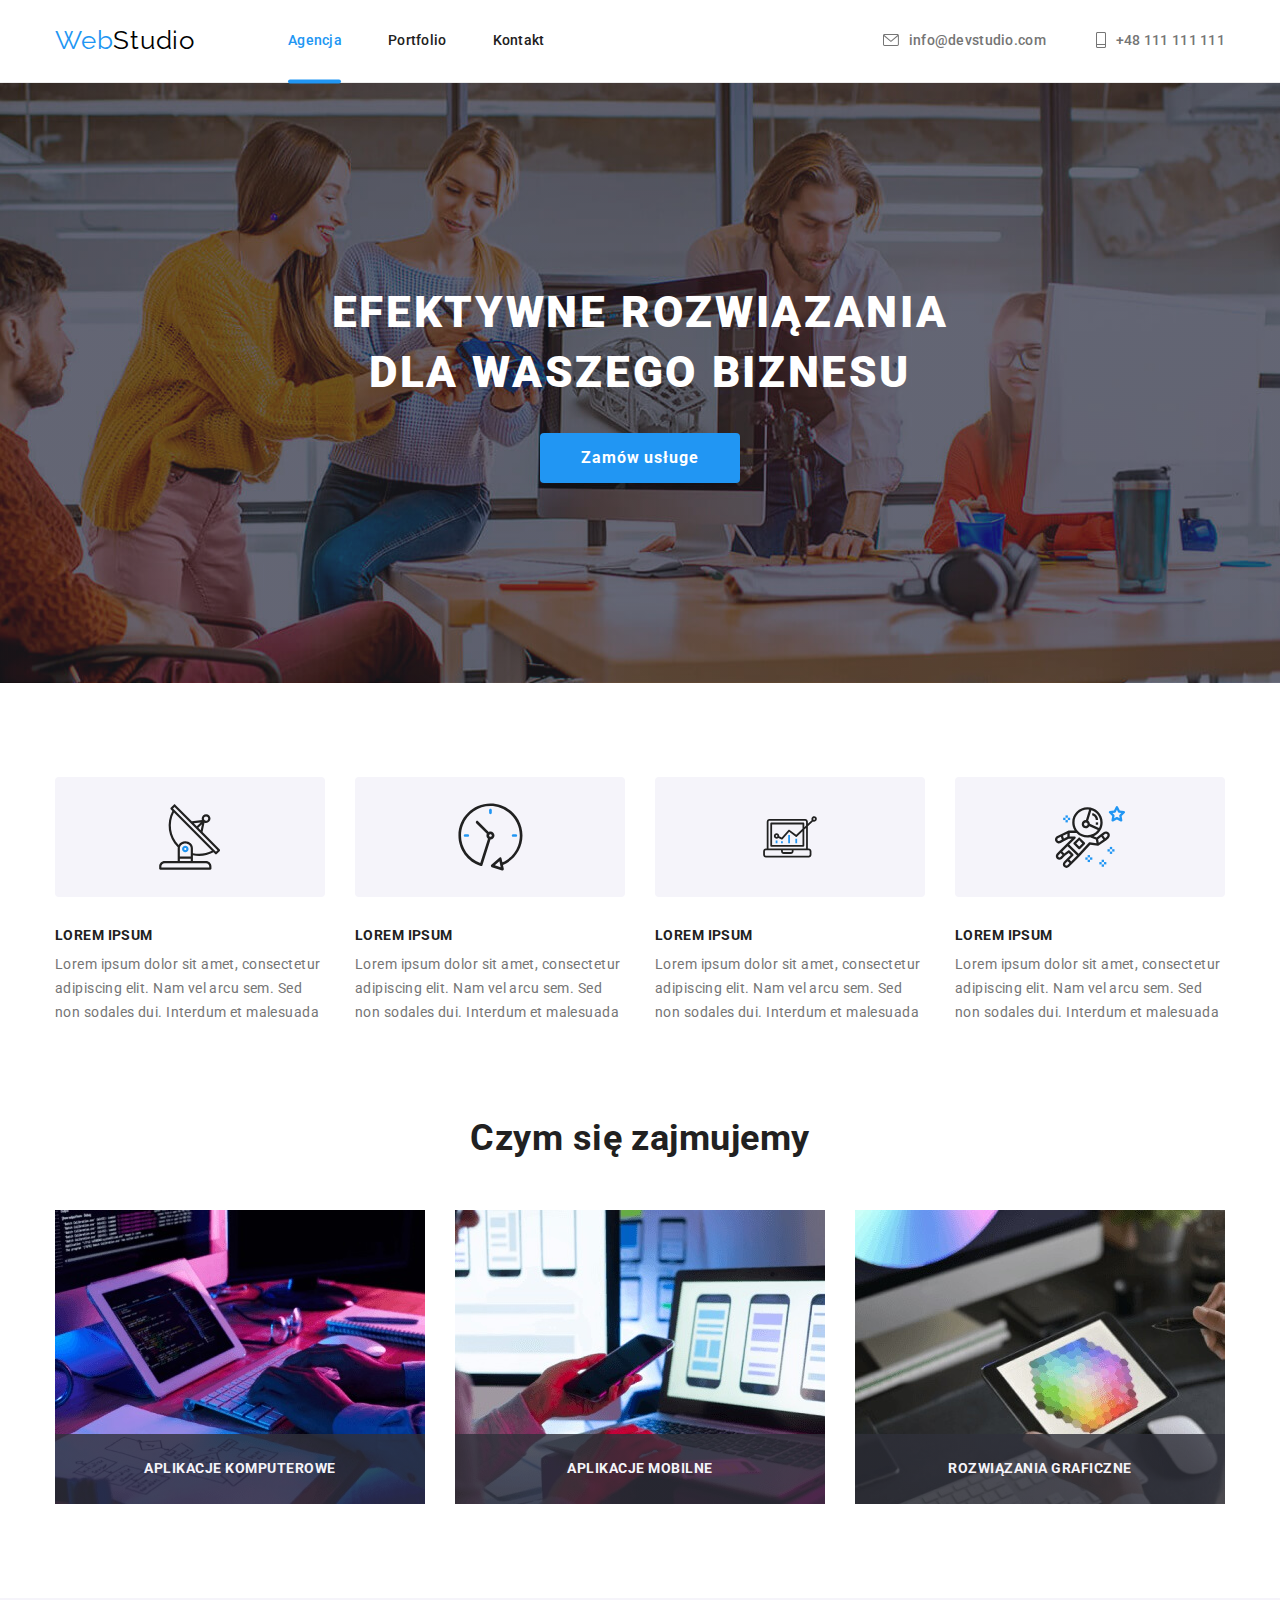
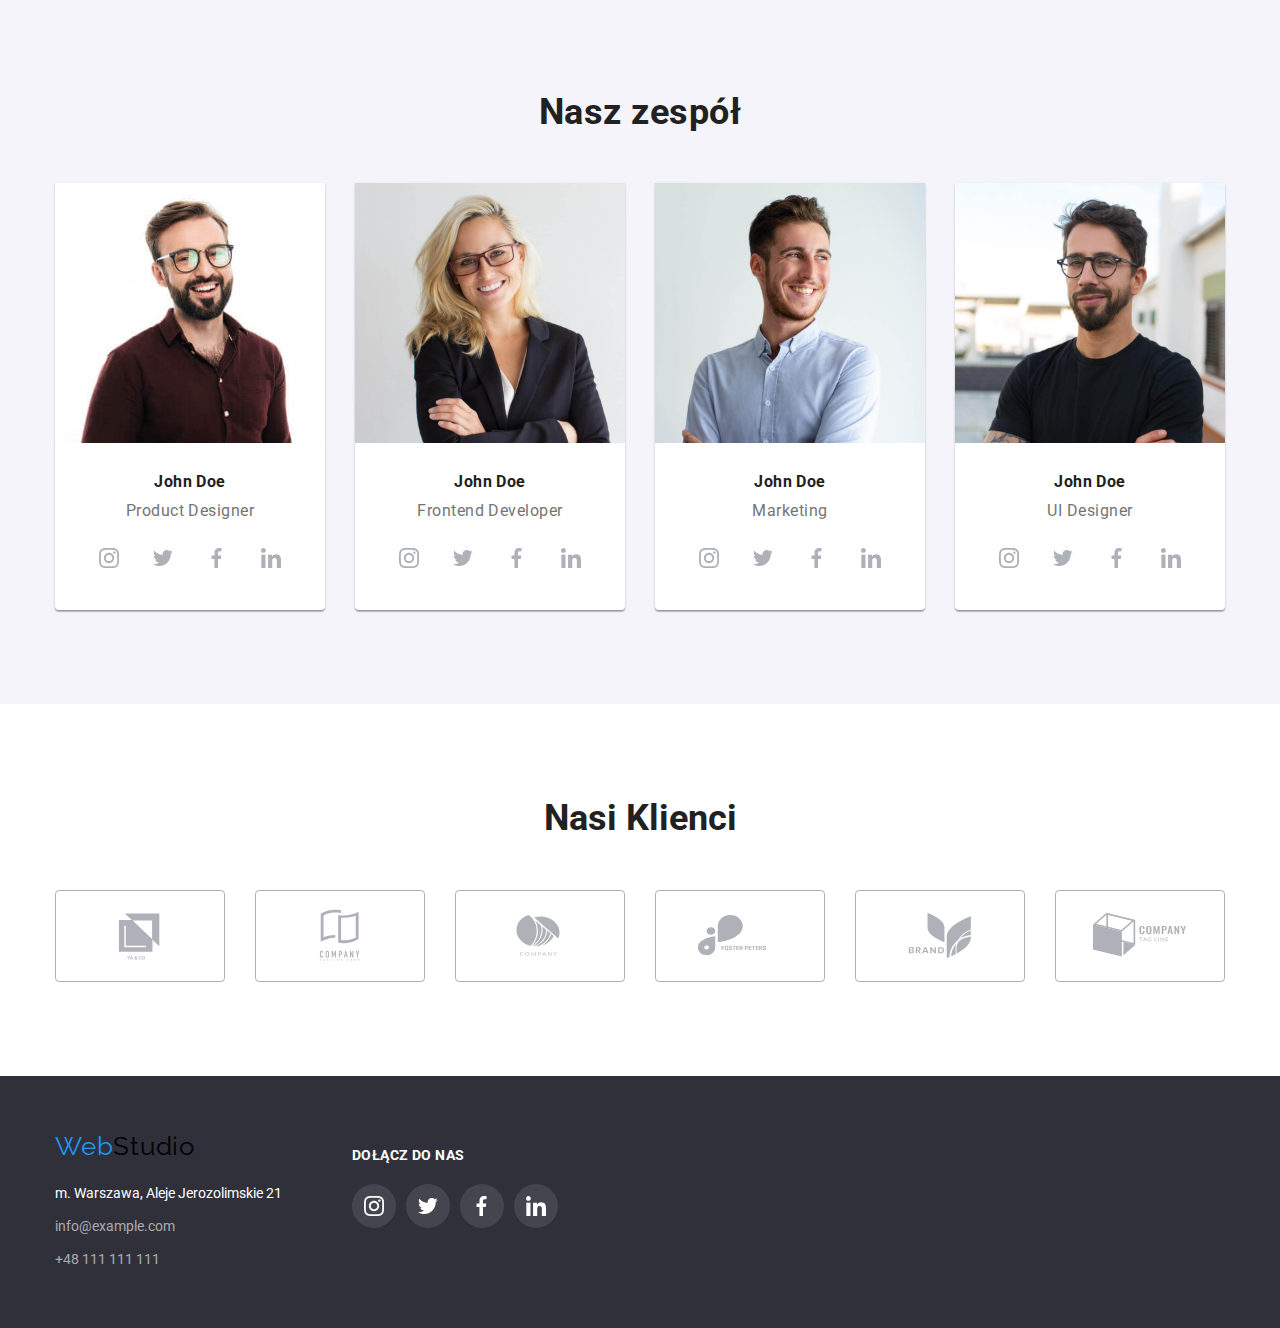
<file: index.html>
<!DOCTYPE html>
<html lang="pl">

<head>
  <link rel="preconnect" href="https://fonts.googleapis.com" />
  <link rel="preconnect" href="https://fonts.gstatic.com" crossorigin />
  <link
    href="https://fonts.googleapis.com/css2?family=Raleway:wght@700&family=Roboto:wght@400;500;700;900&display=swap"
    rel="stylesheet" />
  <meta charset="utf-8" />
  <link rel="stylesheet" href="./css/modern-normalize.css" />
  <link rel="stylesheet" href="./css/styles.css" />
  <title>Studio</title>
</head>

<body>
  <header class="header-main">
    <div class="container">
      <div class="header-div">
        <nav class="header-nav">
          <a class="logo-header" href="./index.html"><span class="logo-span"
              style="color: var(--hover-color)">Web</span>Studio</a>
          <ul class="nav-list">
            <li class="active-link-li"><a class="active-link-index"
                href="./index.html">Agencja</a>
            </li>
            <li><a href="./portfolio.html">Portfolio</a></li>
            <li><a href="">Kontakt</a></li>
          </ul>
        </nav>
        <ul class="contact-links">
          <li class="header-mail">
            <a class="mail-link" href="mailto:info@devstudio.com"><svg
                class="mail-icon" width="16" height="12">
                <use href="./images/icons.svg#icon-mail"></use>
              </svg>info@devstudio.com</a>
          </li>
          </li>
          <li class="header-phone">
            <a class="phone-link" href="tel:+48111111111"><svg
                class="phone-icon" width="10" height="16">
                <use href="./images/icons.svg#icon-phone"></use>
              </svg>+48 111 111 111</a>
          </li>
        </ul>
      </div>
    </div>
  </header>

  <main>
    <section class="mainbutton section">
      <div class="container">
        <div class="mainbutton-div">
          <h1>EFEKTYWNE ROZWIĄZANIA DLA WASZEGO BIZNESU</h1>
          <button class="button1" type="button" data-modal-open>Zamów
            usługe</button>
        </div>
      </div>
    </section>

    <section class="article-list-section section">
      <div class="container">
        <div class="article-list-div">
          <h2></h2>
          <ul class="article-list-list">
            <li>
              <div class="icon antenna">
                <svg width="65.32" height="70">
                  <use href="./images/icons.svg#icon-antenna"></use>
                </svg>
              </div>
              <h3 class="lorem">LOREM IPSUM</h3>
              <p class="text">
                Lorem ipsum dolor sit amet, consectetur adipiscing elit. Nam
                vel arcu sem. Sed non sodales dui. Interdum et malesuada
              </p>
            </li>
            <li>
              <div class="icon clock">
                <svg width="66.96" height="70">
                  <use href="./images/icons.svg#icon-clock"></use>
                </svg>
              </div>
              <h3 class="lorem">LOREM IPSUM</h3>
              <p class="text">
                Lorem ipsum dolor sit amet, consectetur adipiscing elit. Nam
                vel arcu sem. Sed non sodales dui. Interdum et malesuada
              </p>
            </li>
            <li>
              <div class="icon diagram">
                <svg width="70" height="53.69">
                  <use href="./images/icons.svg#icon-diagram"></use>
                </svg>
              </div>
              <h3 class="lorem">LOREM IPSUM</h3>
              <p class="text">
                Lorem ipsum dolor sit amet, consectetur adipiscing elit. Nam
                vel arcu sem. Sed non sodales dui. Interdum et malesuada
              </p>
            </li>
            <li>
              <div class="icon astronaut">
                <svg width="70" height="70">
                  <use href="./images/icons.svg#icon-astronaut"></use>
                </svg>
              </div>
              <h3 class="lorem">LOREM IPSUM</h3>
              <p class="text">
                Lorem ipsum dolor sit amet, consectetur adipiscing elit. Nam
                vel arcu sem. Sed non sodales dui. Interdum et malesuada
              </p>
            </li>
          </ul>
        </div>
      </div>
    </section>

    <section class="team-work section">
      <div class="container">
        <div class="team-work-div">
          <h2 class="h2-main">Czym się zajmujemy</h2>
          <ul class="team-work-list">
            <li>
              <div class="app-div">
                <img src="./images/programmer.jpg" width="370" height="294"
                  alt="Programista pracuje przy biurku" />
                <div class="app-h3-div">
                  <h3 class="app-h3">Aplikacje komputerowe</h3>
                </div>
              </div>
            </li>
            <li>
              <div class="mobileapp-div">
                <img src="./images/smartphone.jpg" width="370" height="294"
                  alt="Programista pracuje nad aplikacją na smartfony" />
                <div class="mobileapp-h3-div">
                  <h3 class="mobileapp-h3">Aplikacje
                    mobilne</h3>
                </div>
              </div>
            </li>
            <li>
              <div class="tablet-div">
                <img src="./images/tablet.jpg" width="370" height="294"
                  alt="Web designer pracuje na tablecie graficznym" />
                <div class="tablet-h3-div">
                  <h3 class="tablet-h3">Rozwiązania graficzne</h3>
                </div>
              </div>
        </div>
        </li>
        </ul>
      </div>
      </div>
    </section>

    <section class="team-list section">
      <div class="container">
        <div class="team-list-div">
          <h2 class="h2-main">Nasz zespół</h2>
          <ul class="team-list-list">
            <li>
              <img src="./images/product.jpg" width="270" height="260"
                alt="Mężczyzna" />
              <p class="name"><strong>John Doe</strong></p>
              <p class="text2">Product Designer</p>
              <div class="social-div">
                <ul class="social-list">
                  <li>
                    <svg class="social-icons" width="20" height="20">
                      <use href="./images/icons.svg#icon-instagram"></use>
                    </svg>
                  </li>
                  <li>
                    <svg class="social-icons" width="20" height="20">
                      <use href="./images/icons.svg#icon-twitter"></use>
                    </svg>
                  </li>
                  <li>
                    <svg class="social-icons" width="20" height="20">
                      <use href="./images/icons.svg#icon-facebook"></use>
                    </svg>
                  </li>
                  <li>
                    <svg class="social-icons" width="20" height="20">
                      <use href="./images/icons.svg#icon-linkedin"></use>
                    </svg>
                  </li>
                </ul>
              </div>
            </li>

            <li>
              <img src="./images/frontend.jpg" width="270" height="260"
                alt="Kobieta" />
              <p class="name"><strong>John Doe</strong></p>
              <p class="text2">Frontend Developer</p>
              <div class="social-div">
                <ul class="social-list">
                  <li>
                    <svg class="social-icons" width="20" height="20">
                      <use href="./images/icons.svg#icon-instagram"></use>
                    </svg>
                  </li>
                  <li>
                    <svg class="social-icons" width="20" height="20">
                      <use href="./images/icons.svg#icon-twitter"></use>
                    </svg>
                  </li>
                  <li>
                    <svg class="social-icons" width="20" height="20">
                      <use href="./images/icons.svg#icon-facebook"></use>
                    </svg>
                  </li>
                  <li>
                    <svg class="social-icons" width="20" height="20">
                      <use href="./images/icons.svg#icon-linkedin"></use>
                    </svg>
                  </li>
                </ul>
              </div>
            </li>
            <li>
              <img src="./images/marketing.jpg" width="270" height="260"
                alt="Mężczyzna" />
              <p class="name"><strong>John Doe</strong></p>
              <p class="text2">Marketing</p>
              <div class="social-div">
                <ul class="social-list">
                  <li>
                    <svg class="social-icons" width="20" height="20">
                      <use href="./images/icons.svg#icon-instagram"></use>
                    </svg>
                  </li>
                  <li>
                    <svg class="social-icons" width="20" height="20">
                      <use href="./images/icons.svg#icon-twitter"></use>
                    </svg>
                  </li>
                  <li>
                    <svg class="social-icons" width="20" height="20">
                      <use href="./images/icons.svg#icon-facebook"></use>
                    </svg>
                  </li>
                  <li>
                    <svg class="social-icons" width="20" height="20">
                      <use href="./images/icons.svg#icon-linkedin"></use>
                    </svg>
                  </li>
                </ul>
              </div>
            </li>
            <li>
              <img src="./images/ui.jpg" width="270" height="260"
                alt="Mężczyzna" />
              <p class="name"><strong>John Doe</strong></p>
              <p class="text2">UI Designer</p>
              <div class="social-div">
                <ul class="social-list">
                  <li>
                    <svg class="social-icons" width="20" height="20">
                      <use href="./images/icons.svg#icon-instagram"></use>
                    </svg>
                  </li>
                  <li>
                    <svg class="social-icons" width="20" height="20">
                      <use href="./images/icons.svg#icon-twitter"></use>
                    </svg>
                  </li>
                  <li>
                    <svg class="social-icons" width="20" height="20">
                      <use href="./images/icons.svg#icon-facebook"></use>
                    </svg>
                  </li>
                  <li>
                    <svg class="social-icons" width="20" height="20">
                      <use href="./images/icons.svg#icon-linkedin"></use>
                    </svg>
                  </li>
                </ul>
              </div>
            </li>
          </ul>
        </div>
      </div>
    </section>

    <section class="our-clients section">
      <div class="container">
        <div class="our-clients-div">
          <h2 class="h2-main">Nasi Klienci</h2>
          <ul class="clients-list">
            <li>
              <svg class="icon-clients" width="106" height="60.04">
                <use href="./images/icons.svg#icon-logo1"></use>
              </svg>
            </li>
            <li>
              <svg class="icon-clients" width="106" height="60.04">
                <use href="./images/icons.svg#icon-logo2"></use>
              </svg>
            </li>
            <li>
              <svg class="icon-clients" width="106" height="60.04">
                <use href="./images/icons.svg#icon-logo3"></use>
              </svg>
            </li>
            <li>
              <svg class="icon-clients logo4" width="106" height="60.04">
                <use href="./images/icons.svg#icon-logo4"></use>
              </svg>
            </li>
            <li>
              <svg class="icon-clients" width="106" height="60.04">
                <use href="./images/icons.svg#icon-logo5"></use>
              </svg>
            </li>
            <li>
              <svg class="icon-clients" width="106" height="60.04">
                <use href="./images/icons.svg#icon-logo6"></use>
              </svg>
            </li>
          </ul>
        </div>
      </div>
    </section>
  </main>

  <footer>
    <div class="container">
      <div class="footer-main">
        <div class="footer-div">
          <a class="logo-footer" href="./index.html"><span class="logo-span"
              style="color: var(--hover-color)">Web</span>Studio</a>
          <address class="footer-address">
            m. Warszawa, Aleje Jerozolimskie 21
            <ul class="footer-links">
              <li class="footer-mail">
                <a href="mailto:info@example.com">info@example.com</a>
              </li>
              <li><a href="tel:+48111111111">+48 111 111 111</a></li>
            </ul>
          </address>
        </div>
        <div class="social-links-footer">
          <h3 class="h3-footer">Dołącz do nas</h3>
          <ul class="social-list-footer">
            <li>
              <svg class="social-icons-footer" width="20" height="20">
                <use href="./images/icons.svg#icon-instagram"></use>
              </svg>
            </li>
            <li>
              <svg class="social-icons-footer" width="20" height="20">
                <use href="./images/icons.svg#icon-twitter"></use>
              </svg>
            </li>
            <li>
              <svg class="social-icons-footer" width="20" height="20">
                <use href="./images/icons.svg#icon-facebook"></use>
              </svg>
            </li>
            <li>
              <svg class="social-icons-footer" width="20" height="20">
                <use href="./images/icons.svg#icon-linkedin"></use>
              </svg>
            </li>
          </ul>
        </div>
      </div>
    </div>
  </footer>

  <div class="backdrop is-hidden" data-modal>
    <div class="modal">
      <button type="button" class="close-btn" data-modal-close>
        <svg class="buttonx" width="11" height="11">
          <use href="./images/icons.svg#buttonx"></use>
        </svg></button>
    </div>
  </div>
  <script src="./js/modal.js"></script>
</body>

</html>
</file>
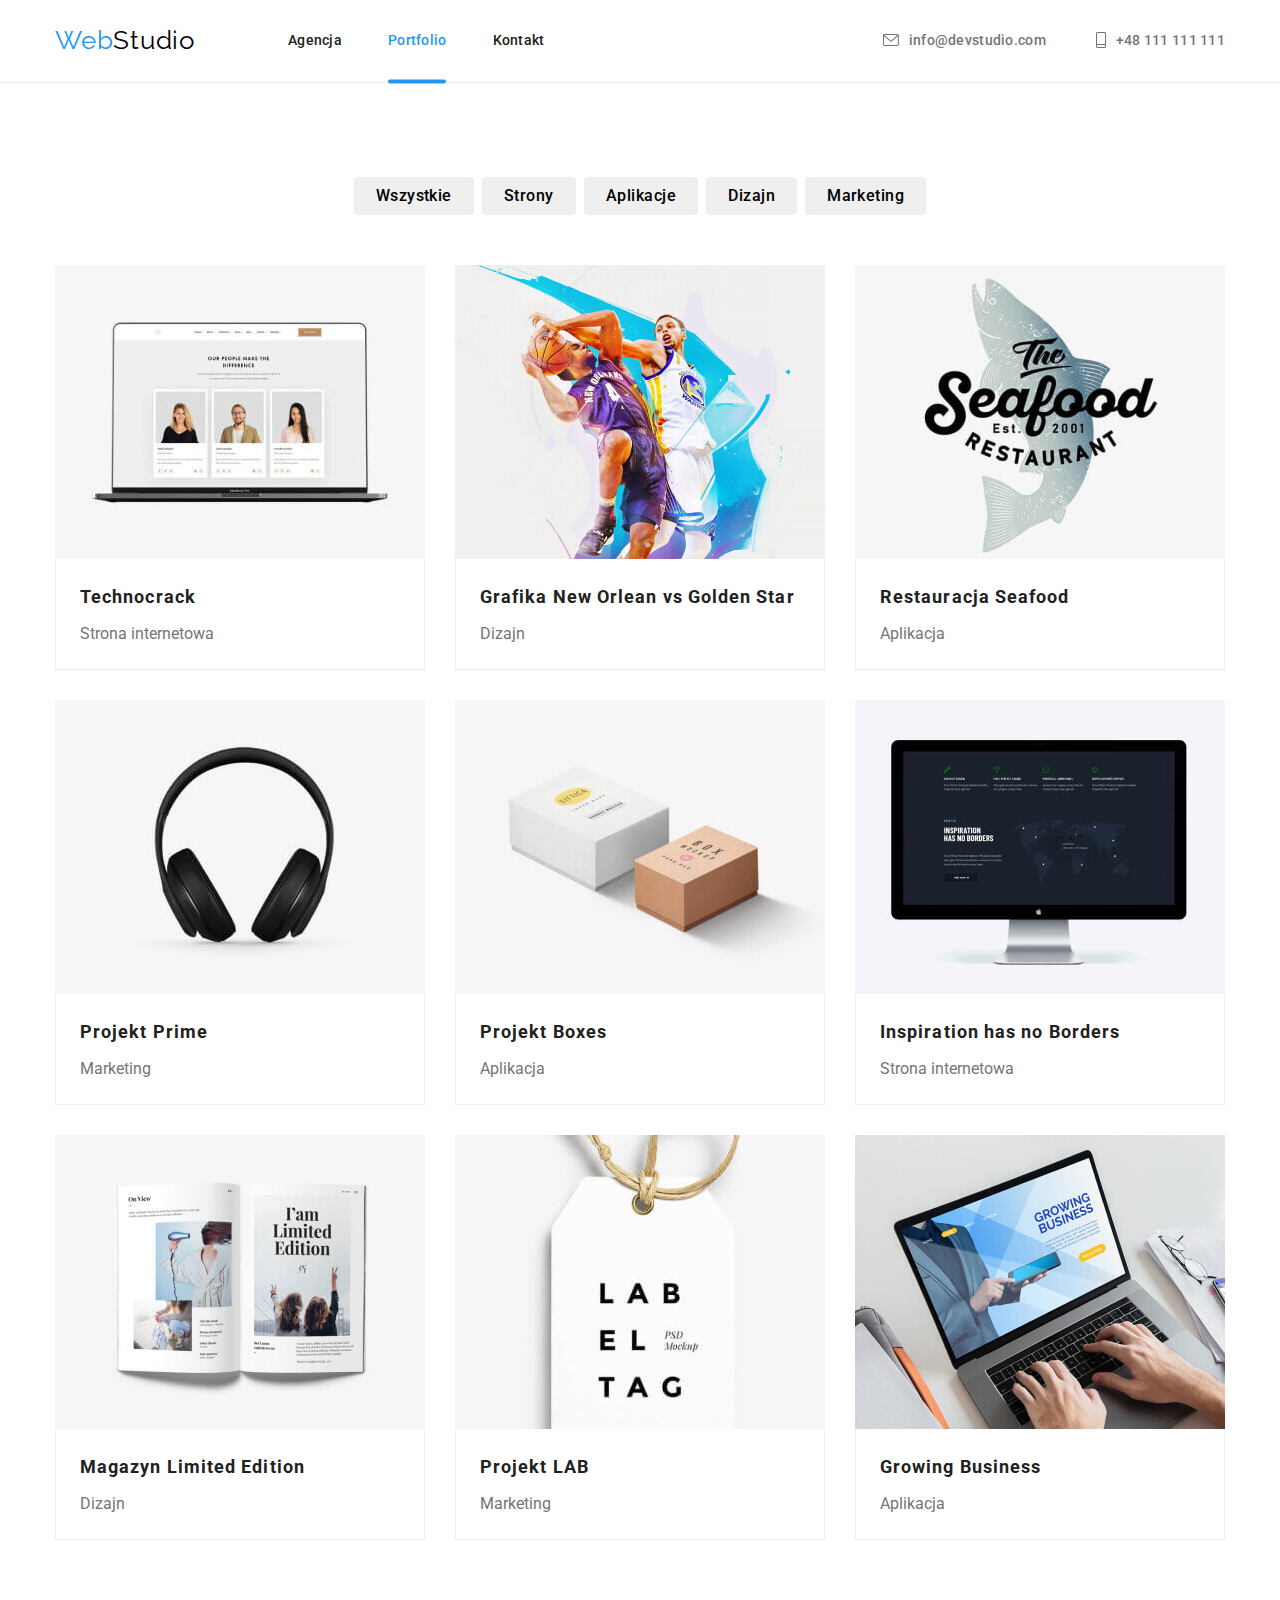
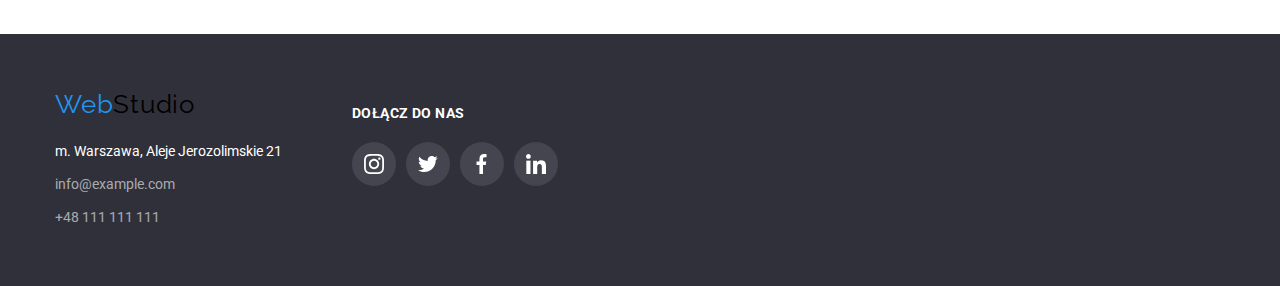
<file: portfolio.html>
<!DOCTYPE html>
<html lang="pl">

<head>
  <link rel="preconnect" href="https://fonts.googleapis.com" />
  <link rel="preconnect" href="https://fonts.gstatic.com" crossorigin />
  <link
    href="https://fonts.googleapis.com/css2?family=Raleway:wght@700&family=Roboto:wght@400;500;700;900&display=swap"
    rel="stylesheet" />
  <meta charset="utf-8" />
  <link rel="stylesheet" href="./css/modern-normalize.css" />
  <link rel="stylesheet" href="./css/styles.css" />
  <title>Portfolio</title>
</head>

<body>
  <header class="header-main">
    <div class="container">
      <div class="header-div">
        <nav class="header-nav">
          <a class="logo-header" href="./index.html"><span
              style="color: var(--hover-color)">Web</span>Studio</a>
          <ul class="nav-list">
            <li><a href="./index.html">Agencja</a></li>
            <li class="active-link-li"><a class="active-link-portfolio"
                href="./portfolio.html">Portfolio</a>
            </li>
            <li><a href="">Kontakt</a></li>
          </ul>
        </nav>
        <ul class="contact-links">
          <li class="header-mail">
            <a class="mail-link" href="mailto:info@devstudio.com"><svg
                class="mail-icon" width="16" height="12">
                <use href="./images/icons.svg#icon-mail"></use>
              </svg>info@devstudio.com</a>
          </li>
          </li>
          <li class="header-phone">
            <a class="phone-link" href="tel:+48111111111"><svg
                class="phone-icon" width="10" height="16">
                <use href="./images/icons.svg#icon-phone"></use>
              </svg>+48 111 111 111</a>
          </li>
        </ul>
      </div>
    </div>
  </header>

  <main>
    <section class="portfolio section">
      <div class="container">
        <div class="filters-div">
          <h2></h2>
          <ul class="filters-list">
            <li><button class="button" type="button">Wszystkie</button></li>
            <li><button class="button" type="button">Strony</button></li>
            <li><button class="button" type="button">Aplikacje</button></li>
            <li><button class="button" type="button">Dizajn</button></li>
            <li><button class="button" type="button">Marketing</button></li>
          </ul>
        </div>

        <div class="portfolio-div">
          <h3></h3>
          <ul class="portfolio-list">
            <li>
              <div class="portfolio-list-div">
                <img src="./images/technocrack.jpg" width="370" height="294"
                  alt="komputer z stroną" />
                <div class="portfolio-card-overlay">
                  <p class="portfolio-card-description">Technocrack jest
                    popularną platformą wykorzystywaną do rozpowszechniania
                    koronawirusa. Firmy wykorzystują tę platformę do celów
                    szpiegowskich i ataków na niezabezpieczone serwery
                    konkurencji</p>
                </div>
              </div>
              <div class="portfolio-card">
                <p class="text3"><strong>Technocrack</strong></p>
                <p class="text4">Strona internetowa</p>
              </div>
            </li>
            <li>
              <div class="portfolio-list-div">
                <img src="./images/orlean.jpg" width="370" height="294"
                  alt="zawodnicy koszykówki" />
                <div class="portfolio-card-overlay">
                  <p class="portfolio-card-description">Technocrack jest
                    popularną platformą wykorzystywaną do rozpowszechniania
                    koronawirusa. Firmy wykorzystują tę platformę do celów
                    szpiegowskich i ataków na niezabezpieczone serwery
                    konkurencji</p>
                </div>
              </div>
              <div class="portfolio-card">
                <p class="text3">
                  <strong>Grafika New Orlean vs Golden Star</strong>
                </p>
                <p class="text4">Dizajn</p>
              </div>
            </li>
            <li>
              <div class="portfolio-list-div">
                <img src="./images/seafood.jpg" width="370" height="294"
                  alt="Logo restauracji" />
                <div class="portfolio-card-overlay">
                  <p class="portfolio-card-description">Technocrack jest
                    popularną platformą wykorzystywaną do rozpowszechniania
                    koronawirusa. Firmy wykorzystują tę platformę do celów
                    szpiegowskich i ataków na niezabezpieczone serwery
                    konkurencji</p>
                </div>
              </div>
              <div class="portfolio-card">
                <p class="text3"><strong>Restauracja Seafood</strong></p>
                <p class="text4">Aplikacja</p>
              </div>
            </li>
            <li>
              <div class="portfolio-list-div">
                <img src="./images/prime.jpg" width="370" height="294"
                  alt="Duże słuchawki" />
                <div class="portfolio-card-overlay">
                  <p class="portfolio-card-description">Technocrack jest
                    popularną platformą wykorzystywaną do rozpowszechniania
                    koronawirusa. Firmy wykorzystują tę platformę do celów
                    szpiegowskich i ataków na niezabezpieczone serwery
                    konkurencji</p>
                </div>
              </div>
              <div class="portfolio-card">
                <p class="text3"><strong>Projekt Prime</strong></p>
                <p class="text4">Marketing</p>
              </div>
            </li>
            <li>
              <div class="portfolio-list-div">
                <img src="./images/boxes.jpg" width="370" height="294"
                  alt="Dwa pudełka" />
                <div class="portfolio-card-overlay">
                  <p class="portfolio-card-description">Technocrack jest
                    popularną platformą wykorzystywaną do rozpowszechniania
                    koronawirusa. Firmy wykorzystują tę platformę do celów
                    szpiegowskich i ataków na niezabezpieczone serwery
                    konkurencji</p>
                </div>
              </div>
              <div class="portfolio-card">
                <p class="text3"><strong>Projekt Boxes</strong></p>
                <p class="text4">Aplikacja</p>
              </div>
            </li>
            <li>
              <div class="portfolio-list-div">
                <img src="./images/inspiration.jpg" width="370" height="294"
                  alt="Mężczyzna" />
                <div class="portfolio-card-overlay">
                  <p class="portfolio-card-description">Technocrack jest
                    popularną platformą wykorzystywaną do rozpowszechniania
                    koronawirusa. Firmy wykorzystują tę platformę do celów
                    szpiegowskich i ataków na niezabezpieczone serwery
                    konkurencji</p>
                </div>
              </div>
              <div class="portfolio-card">
                <p class="text3">
                  <strong>Inspiration has no Borders</strong>
                </p>
                <p class="text4">Strona internetowa</p>
              </div>
            </li>
            <li>
              <div class="portfolio-list-div">
                <img src="./images/limited.jpg" width="370" height="294"
                  alt="Otwarta gazeta" />
                <div class="portfolio-card-overlay">
                  <p class="portfolio-card-description">Technocrack jest
                    popularną platformą wykorzystywaną do rozpowszechniania
                    koronawirusa. Firmy wykorzystują tę platformę do celów
                    szpiegowskich i ataków na niezabezpieczone serwery
                    konkurencji</p>
                </div>
              </div>
              <div class="portfolio-card">
                <p class="text3"><strong>Magazyn Limited Edition</strong></p>
                <p class="text4">Dizajn</p>
              </div>
            </li>
            <li>
              <div class="portfolio-list-div">
                <img src="./images/lab.jpg" width="370" height="294"
                  alt="Zawieszka z literami" />
                <div class="portfolio-card-overlay">
                  <p class="portfolio-card-description">Technocrack jest
                    popularną platformą wykorzystywaną do rozpowszechniania
                    koronawirusa. Firmy wykorzystują tę platformę do celów
                    szpiegowskich i ataków na niezabezpieczone serwery
                    konkurencji</p>
                </div>
              </div>
              <div class="portfolio-card">
                <p class="text3"><strong>Projekt LAB</strong></p>
                <p class="text4">Marketing</p>
              </div>
            </li>
            <li>
              <div class="portfolio-list-div">
                <img src="./images/growing.jpg" width="370" height="294"
                  alt="Praca na laptopie" />
                <div class="portfolio-card-overlay">
                  <p class="portfolio-card-description">Technocrack jest
                    popularną platformą wykorzystywaną do rozpowszechniania
                    koronawirusa. Firmy wykorzystują tę platformę do celów
                    szpiegowskich i ataków na niezabezpieczone serwery
                    konkurencji</p>
                </div>
              </div>
              <div class="portfolio-card">
                <p class="text3"><strong>Growing Business</strong></p>
                <p class="text4">Aplikacja</p>
              </div>
            </li>
          </ul>
        </div>
      </div>
    </section>
  </main>

  <footer>
    <div class="container">
      <div class="footer-main">
        <div class="footer-div">
          <a class="logo-footer" href="./index.html"><span
              style="color: var(--hover-color)">Web</span>Studio</a>
          <address class="footer-address">
            m. Warszawa, Aleje Jerozolimskie 21
            <ul class="footer-links">
              <li class="footer-mail">
                <a href="mailto:info@example.com">info@example.com</a>
              </li>
              <li><a href="tel:+48111111111">+48 111 111 111</a></li>
            </ul>
          </address>
        </div>
        <div class="social-links-footer">
          <h3 class="h3-footer">Dołącz do nas</h3>
          <ul class="social-list-footer">
            <li>
              <svg class="social-icons-footer" width="20" height="20">
                <use href="./images/icons.svg#icon-instagram"></use>
              </svg>
            </li>
            <li>
              <svg class="social-icons-footer" width="20" height="20">
                <use href="./images/icons.svg#icon-twitter"></use>
              </svg>
            </li>
            <li>
              <svg class="social-icons-footer" width="20" height="20">
                <use href="./images/icons.svg#icon-facebook"></use>
              </svg>
            </li>
            <li>
              <svg class="social-icons-footer" width="20" height="20">
                <use href="./images/icons.svg#icon-linkedin"></use>
              </svg>
            </li>
          </ul>
        </div>
      </div>
    </div>
  </footer>
</body>

</html>
</file>
<file: css/styles.css>
*,
*::before,
*::after {
    box-sizing: border-box;
}

body {
    font-family: 'Roboto', 'Raleway', sans-serif;
    color: rgba(33, 33, 33, 1);
}

:root {
    --hover-color: rgba(33, 150, 243, 1);
    --logo-color2: rgba(0, 0, 0, 1);
    --text-color: rgba(117, 117, 117, 1);
    --text2-color: rgba(255, 255, 255, 1);
    --text3-color: rgba(255, 255, 255, 0.6);
    --background-color: rgba(47, 48, 58, 1);
    --background-color2: rgba(245, 244, 250, 1);
    --background-color3: rgba(255, 255, 255, 0.1);
    --background-color4: rgba(33, 150, 243, 0.9);
    --background-color5: rgba(0, 0, 0, 0.2);
    --border-bottom-color: rgba(236, 236, 236, 1);
    --border-bottom-color2: rgba(238, 238, 238, 1);
    --svg-color: rgba(175, 177, 184, 1);
    --svg-color2: rgb(175, 177, 184);
    --svg-color3: rgba(117, 117, 117, 1);
    --gradient-color: rgba(47, 48, 58, 0.4);
    --gradient-color2: rgba(47, 48, 58, 0.8);
}

.section {
    padding-block: 94px;
}

.article-list-section {
    padding-bottom: 0;
}

img {
    display: block;
}

.header-main {
    border-bottom: 1px solid var(--border-bottom-color);
}

.team-list {
    background-color: var(--background-color2);
}

.logo-header,
.logo-footer {
    font-family: 'Raleway';
    color: var(--logo-color2);
    font-size: 26px;
    line-height: 1.19;
}

.mainbutton {
    color: var(--text2-color);
    font-size: 44px;
    line-height: 1.36;
    letter-spacing: 0.06em;
    background-image: linear-gradient(var(--gradient-color), var(--gradient-color)), url(../images/mainbuttonfoto.jpg);
    background-size: cover;
    background-position: center;
    background-repeat: no-repeat;
}

li,
ul,
p {
    list-style: none;
    padding-left: 0;
    margin: 0 0;
}

a,
a:visited {
    text-decoration: none;
    color: inherit;
}

.button,
.button1 {
    font-family: 'Roboto';
    border: none;
    font-size: 16px;
}

.button1 {
    background-color: var(--hover-color);
    color: var(--text2-color);
    width: 200px;
    padding-block: 10px;
    font-weight: 700;
    line-height: 1.87;
    letter-spacing: 0.06em;
    box-shadow: 0px 4px 4px rgba(0, 0, 0, 0.15);
    border-radius: 4px
}

.button {
    padding: 6px 22px;
    font-weight: 500;
    line-height: 1.62;
    letter-spacing: 0.03em;
    border-radius: 4px
}

.portfolio-list>li:hover,
.portfolio-list>li:focus {
    box-shadow: 0px 1px 1px rgba(0, 0, 0, 0.12), 0px 4px 4px rgba(0, 0, 0, 0.06), 1px 4px 6px rgba(0, 0, 0, 0.16);
    transition-duration: 250ms;
    transition-timing-function: cubic-bezier(0.4, 0, 0.2, 1);
}

button:hover,
button:focus {
    background-color: var(--hover-color);
    color: var(--text2-color);
    border: none;
    cursor: pointer;
    box-shadow: 0px 3px 1px rgba(0, 0, 0, 0.1), 0px 1px 2px rgba(0, 0, 0, 0.08), 0px 2px 2px rgba(0, 0, 0, 0.12);
}

a:hover,
a:focus {
    color: var(--hover-color);
    transition-duration: 250ms;
    transition-timing-function: cubic-bezier(0.4, 0, 0.2, 1);
}

.nav-list,
.contact-links {
    font-weight: 500;
    line-height: 1.14;
    padding-block: 32px;
}

.contact-links {
    color: var(--text-color);
}

footer,
address {
    color: var(--text2-color);
    line-height: 1.71;
    font-style: normal;
    background-color: var(--background-color);
}

.footer-links>li {
    color: var(--text3-color);
    gap: 9px;
}

.text,
.text2 {
    color: var(--text-color);
    line-height: 1.71;
}

.text2 {
    line-height: 1.17;
}

.text3 {
    font-size: 18px;
    line-height: 2;
    letter-spacing: 0.06em;
    padding: 20px 24px 0 24px;
    margin-bottom: 4px;
}

.text4 {
    color: var(--text-color);
    line-height: 1.87;
    padding: 0 24px 20px 24px;
}

.logo-header,
.logo-footer,
.footer,
.address,
.article-list,
.team-work,
.team-list {
    letter-spacing: 0.03em;
}

.nav-list,
.contact-links {
    letter-spacing: 0.02em;
}

footer,
address,
.nav-list,
.contact-links {
    font-size: 14px;
}

.team-list,
.portfolio-list {
    font-size: 16px;
}

.name {
    margin-top: 30px;
    margin-bottom: 10px;
}

.container {
    margin: 0 auto;
    width: 100%;
    max-width: 1200px;
    padding: 0 15px;
}

.header-div {
    display: flex;
    justify-content: space-between;
    align-items: center;
    flex-wrap: wrap;
}

.header-nav {
    display: flex;
    justify-content: space-between;
    align-items: center;
}

.nav-list,
.contact-links,
.clients-list {
    display: flex;
    justify-content: space-between;
    align-items: center;
}

.logo-header {
    padding-top: 24px;
    padding-bottom: 25px;
    margin-right: 93px;
}

.nav-list>li:not(:last-child) {
    margin-right: 46px;
}

.contact-links>li:not(:last-child) {
    margin-right: 50px;
}

.h2-main {
    text-align: center;
    font-size: 36px;
    margin-top: 0;
    margin-bottom: 50px;
}

h2,
h3 {
    margin: 0 auto;
}

.article-list-div>ul,
.team-work-div>ul,
.team-list-div>ul,
.filters-div>ul {
    display: flex;
    justify-content: center;
    align-content: center;
    flex-wrap: wrap;
}

.team-work-list,
.team-list-list,
.article-list-list {
    gap: 30px;
}

.lorem {
    margin-top: 0;
    margin-bottom: 10px;
}

h1 {
    max-width: 696px;
    font-weight: 900;
    font-size: 44px;
    margin: 0 auto;
    margin-bottom: 30px;
    text-align: center;
}

.text,
h3 {
    font-size: 14px;
}

.team-list-list {
    text-align: center;
}

.mainbutton-div {
    align-items: center;
    justify-content: center;
    justify-items: center;
    margin: 0 auto;
    display: flex;
    flex-direction: column;
    padding-block: 106px;
}

.article-list-list>li {
    width: 270px;
    font-family: 'Roboto';
    font-style: normal;
    font-weight: 400;
    font-size: 14px;
    letter-spacing: 0.03em;
}

.filters-list {
    gap: 8px;
    margin-bottom: 50px;
}

.portfolio-list {
    display: flex;
    flex-wrap: wrap;
    align-items: center;
    gap: 30px;
}

.footer-links {
    margin-bottom: 0;
    margin-top: 9px;
}

.footer-mail {
    margin-bottom: 9px;
}

.footer-address {
    margin-top: 20px;
    gap: 9px;
}

.header-nav {
    flex-wrap: wrap;
}

.portfolio-card {
    border: 1px solid var(--border-bottom-color2);
    border-top: none;
}

.team-list-list>li {
    box-shadow: 0px 1px 3px rgba(0, 0, 0, 0.12), 0px 1px 1px rgba(0, 0, 0, 0.14), 0px 2px 1px rgba(0, 0, 0, 0.2);
    border-radius: 0px 0px 4px 4px;
    background: var(--text2-color);
}

.clients-list>li {
    display: flex;
    border: 1px solid var(--svg-color);
    border-radius: 4px;
    width: 170px;
    height: 92px;
    justify-content: center;
    align-items: center;
}

.our-clients-div>ul {
    display: flex;
    flex-wrap: wrap;
    justify-content: center;
    align-items: center;
    gap: 30px;
}

.icon {
    background: var(--background-color2);
    border-radius: 4px;
    width: 270px;
    height: 120px;
    display: flex;
    align-items: center;
    justify-content: center;
    margin-bottom: 30px;
}

.social-div,
.social-list {
    display: flex;
    align-items: center;
    justify-content: center;
}

.social-list {
    gap: 10px;
}

.social-list>li {
    display: flex;
    background: var(--text2-color);
    width: 44px;
    height: 44px;
    border-radius: 50%;
    align-items: center;
    justify-content: center;
    margin-top: 16px;
    margin-bottom: 30px;
}

.h3-footer {
    font-family: 'Roboto';
    font-style: normal;
    font-weight: 700;
    font-size: 14px;
    line-height: 1.14;
    letter-spacing: 0.03em;
    text-transform: uppercase;
    color: var(--text2-color);
    margin-left: 0;
}

.footer-main {
    display: flex;
    flex-wrap: wrap;
}

.social-list-footer>li {
    display: flex;
    background-color: var(--background-color3);
    width: 44px;
    height: 44px;
    border-radius: 50%;
    align-items: center;
    justify-content: center;
}

.social-links-footer {
    display: flex;
    flex-direction: column;
    align-content: center;
    justify-content: center;
    margin-left: 70px;
}

.h3-footer {
    padding-top: 72px;
    margin-bottom: 20px;
    margin-right: 0;
}

.social-list-footer {
    display: flex;
    gap: 10px;
    padding-bottom: 100px;
}

.contact-links>li:hover,
.contact-links>li:focus {
    --color1: var(--hover-color);
    --color2: var(--hover-color);
    --color3: var(--hover-color);
    --color4: var(--hover-color);
    transition-duration: 250ms;
    transition-timing-function: cubic-bezier(0.4, 0, 0.2, 1);
}

.social-list>li:hover,
.social-list>li:focus {
    background: var(--hover-color);
    fill: var(--text2-color);
    cursor: pointer;
    transition-duration: 250ms;
    transition-timing-function: cubic-bezier(0.4, 0, 0.2, 1);
}

.social-list>li:hover .social-icons {
    fill: var(--text2-color);
    transition-duration: 250ms;
    transition-timing-function: cubic-bezier(0.4, 0, 0.2, 1);
}

.social-icons-footer {
    fill: var(--text2-color);
}

.social-list-footer>li:hover,
.social-list-footer>li:focus {
    background: var(--hover-color);
    cursor: pointer;
    transition-duration: 250ms;
    transition-timing-function: cubic-bezier(0.4, 0, 0.2, 1);
}

.phone-icon,
.mail-icon {
    margin-right: 10px;
    margin-bottom: 1px;
    fill: var(--svg-color3);
}

.mail-link,
.phone-link {
    display: flex;
    align-items: center;
    margin-bottom: 1px;
}

.mail-link:hover svg,
.phone-link:hover svg,
.mail-link:focus svg,
.phone-link:focus svg {
    transition-duration: 250ms;
    transition-timing-function: cubic-bezier(0.4, 0, 0.2, 1);
    fill: var(--hover-color);
}

.footer-div {
    display: flex;
    flex-direction: column;
    justify-content: center;
}

.app-div,
.mobileapp-div,
.tablet-div {
    position: relative;
}

.app-h3-div,
.mobileapp-h3-div,
.tablet-h3-div {
    display: flex;
    position: absolute;
    align-items: center;
    justify-content: center;
    background-image: linear-gradient(var(--gradient-color2), var(--gradient-color2));
    z-index: 1;
    width: 370px;
    padding-block: 27px;
    bottom: 0px;
}

.app-h3,
.mobileapp-h3,
.tablet-h3 {
    margin: 0 0;
    z-index: 2;
    color: var(--background-color2);
    line-height: 1.14;
    text-transform: uppercase;
}

a:hover,
.social-list>li:hover,
.social-list-footer>li:hover,
.button:hover,
.button:focus {
    transition-duration: 250ms;
    transition-timing-function: cubic-bezier(0.4, 0, 0.2, 1);
}

.portfolio-card-overlay {
    position: absolute;
    width: 370px;
    background-color: var(--background-color4);
    transform: translate(0, 0);
    transition-duration: 250ms;
    transition-timing-function: cubic-bezier(0.4, 0, 0.2, 1);
}

.portfolio-list-div {
    position: relative;
    overflow: hidden;
}

.portfolio-list>li:hover .portfolio-card-overlay,
.portfolio-list>li:focus .portfolio-card-overlay {
    transform: translate(0, -293px);
    transition-duration: 250ms;
    transition-timing-function: cubic-bezier(0.4, 0, 0.2, 1);
}

.portfolio-card-description {
    line-height: 1.55;
    letter-spacing: 0.03em;
    color: var(--background-color2);
    padding: 49px 45px 49px 24px;
    font-size: 18px;
}

.icon-clients,
.social-icons {
    fill: var(--svg-color2);
}

.clients-list>li:hover .icon-clients {
    fill: var(--color4);
    --color4: var(--hover-color);
    cursor: pointer;
    transition-duration: 250ms;
    transition-timing-function: cubic-bezier(0.4, 0, 0.2, 1);
}

.active-link-index::after {
    display: block;
    content: "";
    position: absolute;
    width: 53px;
    height: 4px;
    background: var(--hover-color);
    border-radius: 2px;
    transform: translateY(30.5px);
}

.active-link-portfolio::after {
    display: block;
    content: "";
    position: absolute;
    width: 58px;
    height: 4px;
    background: var(--hover-color);
    border-radius: 2px;
    transform: translateY(30.5px);
}

.active-link-li,
.active-link-portfolio {
    color: var(--hover-color);
}

.backdrop {
    position: fixed;
    z-index: 4;
    left: 0;
    top: 0;
    width: 100%;
    height: 100%;
    background-color: var(--background-color5);
    transform: opacity(1);
    transform: scale(1);
    transition-duration: 250ms;
    transition-timing-function: cubic-bezier(0.4, 0, 0.2, 1);
}

.is-hidden {
    transform: opacity(0);
    transform: scale(0);
    transition-duration: 250ms;
    transition-timing-function: cubic-bezier(0.4, 0, 0.2, 1);
    opacity: 0;
    visibility: hidden;
    pointer-events: none;
}

.modal {
    position: absolute;
    top: 50%;
    left: 50%;
    transform: translate(-50%, -50%);
    z-index: 5;
    width: 528px;
    min-height: 581px;
    background: var(--text2-color);
    box-shadow: 0px 1px 3px rgba(0, 0, 0, 0.12), 0px 1px 1px rgba(0, 0, 0, 0.14), 0px 2px 1px rgba(0, 0, 0, 0.2);
    border-radius: 4px;
}

.close-btn {
    width: 30px;
    height: 30px;
    background-color: var(--text2-color);
    border: 1px solid rgba(0, 0, 0, 0.1);
    border-radius: 50%;
    position: absolute;
    right: 8px;
    top: 8px;
}

.close-btn:hover,
.close-btn:focus {
    transition-duration: 250ms;
    transition-timing-function: cubic-bezier(0.4, 0, 0.2, 1);
}
</file>
